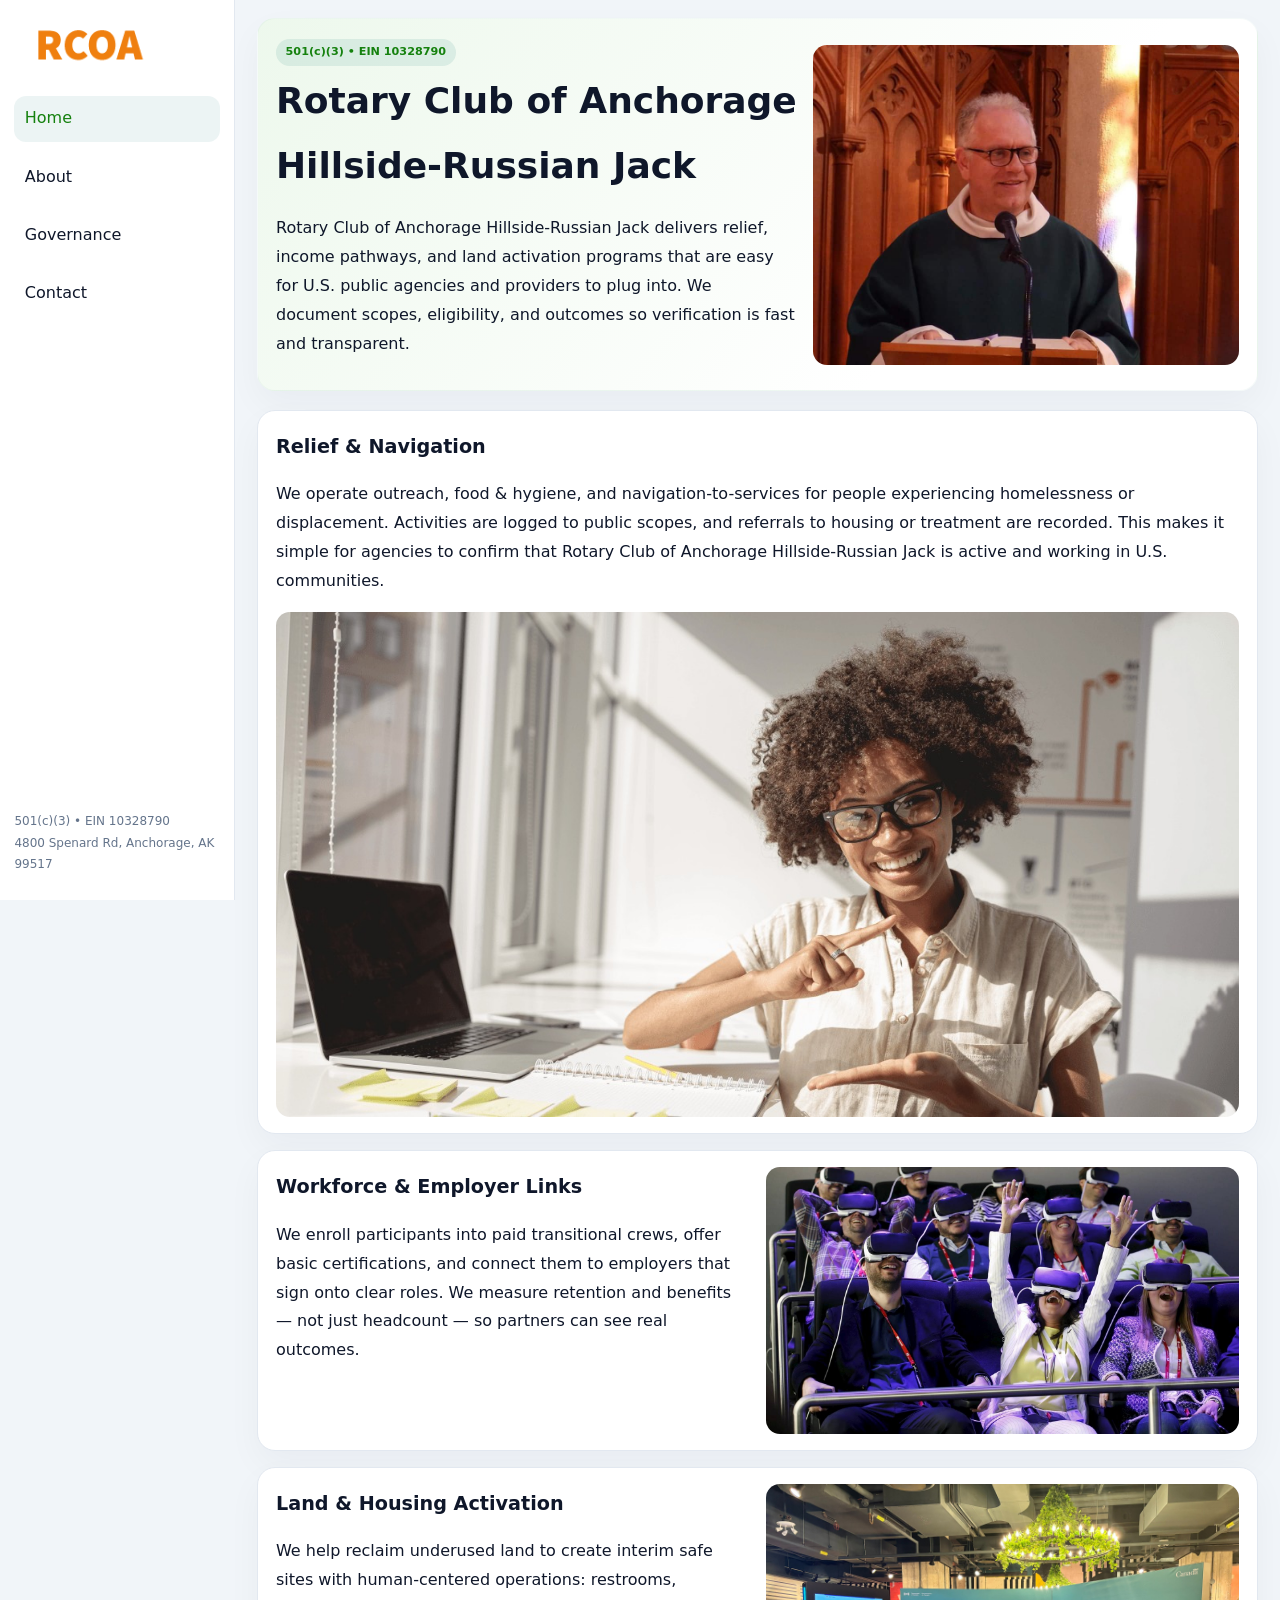
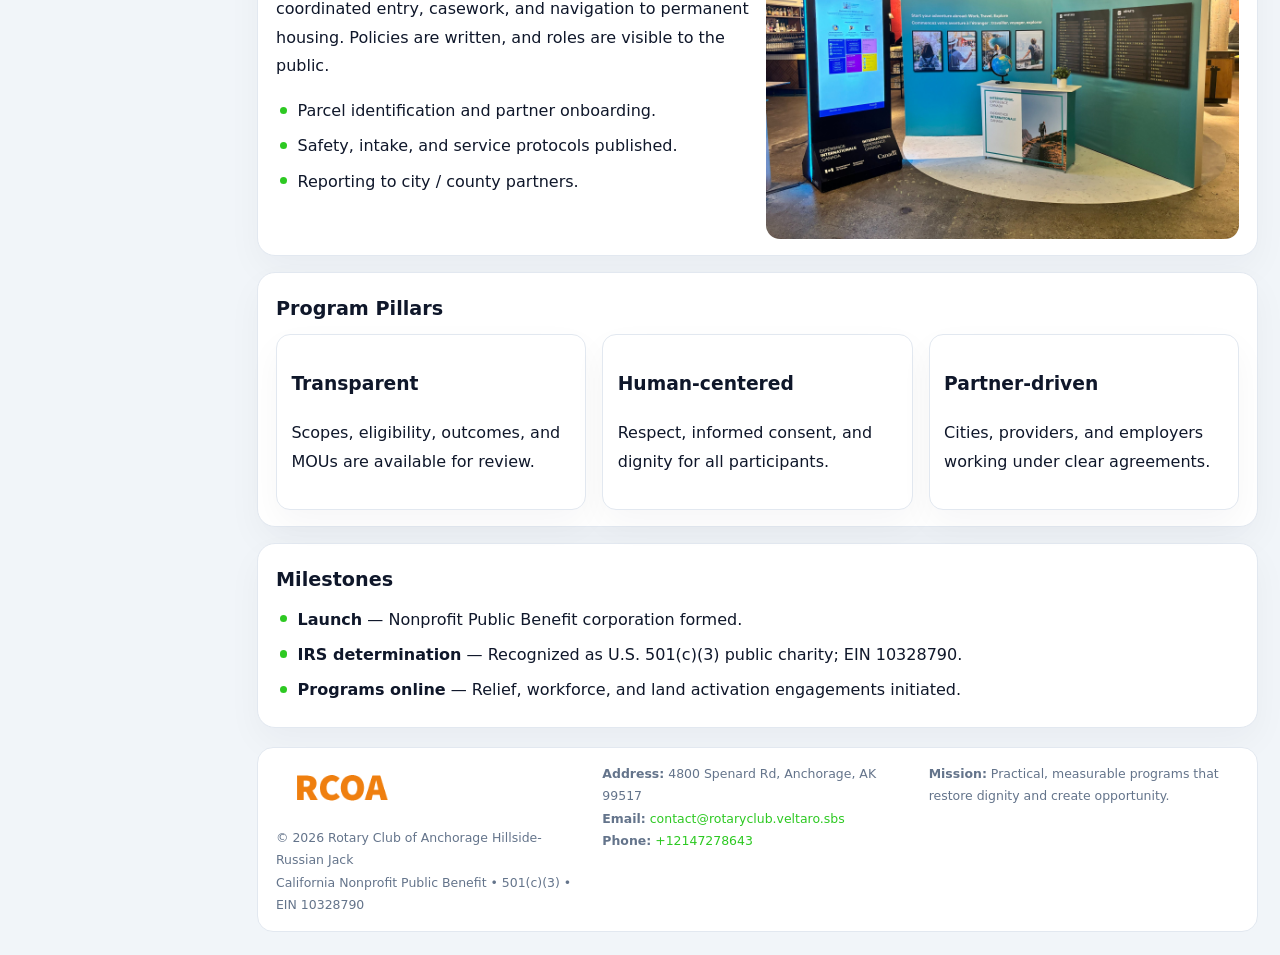
<file: index.html>
<!doctype html><html lang="en"><head>
<meta charset="utf-8">
<meta name="viewport" content="width=device-width,initial-scale=1">
<title>Rotary Club of Anchorage Hillside-Russian Jack – Nonprofit • 2025</title>
<link rel="stylesheet" href="assets/styles.css">
<link rel="icon" href="images/logo.png">
<meta name="data-ein" content="10328790">
<meta name="data-name" content="Rotary Club of Anchorage Hillside-Russian Jack">
<meta name="data-email" content="contact@rotaryclub.veltaro.sbs">
<meta name="data-phone" content="+12147278643">
<meta name="data-address" content="4800 Spenard Rd,
Anchorage, AK 99517">
<meta name="data-map" content="4800+Spenard+Rd,+Anchorage,+AK+99517">
  <meta name="description" content="We are a 501(c)(3) organization advancing community services, education, and direct relief through transparent programs, local partnerships, and measurable outcomes.">
<meta name="facebook-domain-verification" content="i6wrgao8hvwjt8v6fbal7gqv5xiq4c" />
</head><body>
<div style="position:absolute;left:-9999px;top:-9999px;opacity:0" data-uniq="{{UNIQUE_BLOB}}">
  <span>We are a 501(c)(3) organization advancing community services, education, and direct relief through transparent programs, local partnerships, and measurable outcomes.</span><svg width="12" height="12" viewBox="0 0 12 12" xmlns="http://www.w3.org/2000/svg"><circle cx="6" cy="6" r="5" fill="#047857"/></svg><img src="images/about.jpg" width="1" height="1" alt="" loading="lazy"/>
</div>

<div class="layout">
  <aside>
    <div class="c2814a335bf"><a href="index.html"><img src="images/logo.png" alt="Rotary Club of Anchorage Hillside-Russian Jack"></a></div>
    <a class="navlink active" href="index.html">Home</a>
    <a class="navlink" href="about.html">About</a>
    <a class="navlink" href="governance.html">Governance</a>
    <a class="navlink" href="contact.html">Contact</a>
    <div class="info">
      501(c)(3) • EIN 10328790<br>
      4800 Spenard Rd,
Anchorage, AK 99517
    </div>
  </aside>

  <main>
    <section class="c9a76f2cac9">
      <div>
        <span class="cc07703bfa4">501(c)(3) • EIN 10328790</span>
        <h1>Rotary Club of Anchorage Hillside-Russian Jack</h1>
        <p class="c9dfcbd8f99">Rotary Club of Anchorage Hillside-Russian Jack delivers relief, income pathways, and land activation programs that are easy for U.S. public agencies and providers to plug into. We document scopes, eligibility, and outcomes so verification is fast and transparent.</p>
      </div>
      <img src="images/hero.jpg" alt="Community program">
    </section>

    <section class="section">
      <div class="block">
        <h2>Relief & Navigation</h2>
        <p>We operate outreach, food & hygiene, and navigation-to-services for people experiencing homelessness or displacement. Activities are logged to public scopes, and referrals to housing or treatment are recorded. This makes it simple for agencies to confirm that Rotary Club of Anchorage Hillside-Russian Jack is active and working in U.S. communities.</p>
        <img src="images/relief.jpg" alt="Relief" style="margin-top:.8rem">
      </div>

      <div class="block two-col">
        <div>
          <h2>Workforce & Employer Links</h2>
          <p>We enroll participants into paid transitional crews, offer basic certifications, and connect them to employers that sign onto clear roles. We measure retention and benefits — not just headcount — so partners can see real outcomes.</p>
        </div>
        <div>
          <img src="images/jobs.jpg" alt="Jobs">
        </div>
      </div>

      <div class="block two-col">
        <div>
          <h2>Land & Housing Activation</h2>
          <p>We help reclaim underused land to create interim safe sites with human-centered operations: restrooms, coordinated entry, casework, and navigation to permanent housing. Policies are written, and roles are visible to the public.</p>
          <ul class="timeline">
            <li>Parcel identification and partner onboarding.</li>
            <li>Safety, intake, and service protocols published.</li>
            <li>Reporting to city / county partners.</li>
          </ul>
        </div>
        <div>
          <img src="images/land.jpg" alt="Land activation">
        </div>
      </div>

      <div class="block">
        <h2>Program Pillars</h2>
        <div class="cards">
          <article class="c2216b085d3">
            <h3>Transparent</h3>
            <p>Scopes, eligibility, outcomes, and MOUs are available for review.</p>
          </article>
          <article class="c2216b085d3">
            <h3>Human-centered</h3>
            <p>Respect, informed consent, and dignity for all participants.</p>
          </article>
          <article class="c2216b085d3">
            <h3>Partner-driven</h3>
            <p>Cities, providers, and employers working under clear agreements.</p>
          </article>
        </div>
      </div>

      <div class="block">
        <h2>Milestones</h2>
        <ul class="timeline">
          <li><strong>Launch</strong> — Nonprofit Public Benefit corporation formed.</li>
          <li><strong>IRS determination</strong> — Recognized as U.S. 501(c)(3) public charity; EIN 10328790.</li>
          <li><strong>Programs online</strong> — Relief, workforce, and land activation engagements initiated.</li>
        </ul>
      </div>
    </section>

    <footer>
      <div class="footer-grid">
        <div>
          <img src="images/logo.png" alt="" style="width:130px;margin-bottom:.35rem">
          <div class="small">© <span id="year"></span> Rotary Club of Anchorage Hillside-Russian Jack</div>
          <div class="small">California Nonprofit Public Benefit • 501(c)(3) • EIN 10328790</div>
        </div>
        <div>
          <div class="small"><strong>Address:</strong> 4800 Spenard Rd,
Anchorage, AK 99517</div>
          <div class="small"><strong>Email:</strong> <a href="mailto:contact@rotaryclub.veltaro.sbs">contact@rotaryclub.veltaro.sbs</a></div>
          <div class="small"><strong>Phone:</strong> <a href="tel:+12147278643">+12147278643</a></div>
        </div>
        <div>
          <div class="small"><strong>Mission:</strong> Practical, measurable programs that restore dignity and create opportunity.</div>
        </div>
      </div>
    </footer>
  </main>
</div>

<script>
(function(){
  function m(n){const e=document.querySelector('meta[name="'+n+'"]');return e?e.content:'';}
  function h(s){let x=2166136261>>>0;for(let i=0;i<s.length;i++){x^=s.charCodeAt(i);x=(x*16777619)>>>0;}return x>>>0;}
  const key = h((m('data-ein')||m('data-name')||'0').replace(/\s+/g,''));
  const H = key % 360, S = 55 + (key % 20), L = 46;
  const r = document.documentElement;
  r.style.setProperty('--brand',`hsl(${H} ${S}% ${L}%)`);
  r.style.setProperty('--brand-ink',`hsl(${H} ${Math.min(95,S+10)}% ${Math.max(20,L-18)}%)`);
  r.style.setProperty('--soft',`hsl(${H} ${Math.max(35,S-25)}% 95%)`);
  const y=document.getElementById('year');if(y)y.textContent=new Date().getFullYear();
})();
</script>
</body></html>
</file>
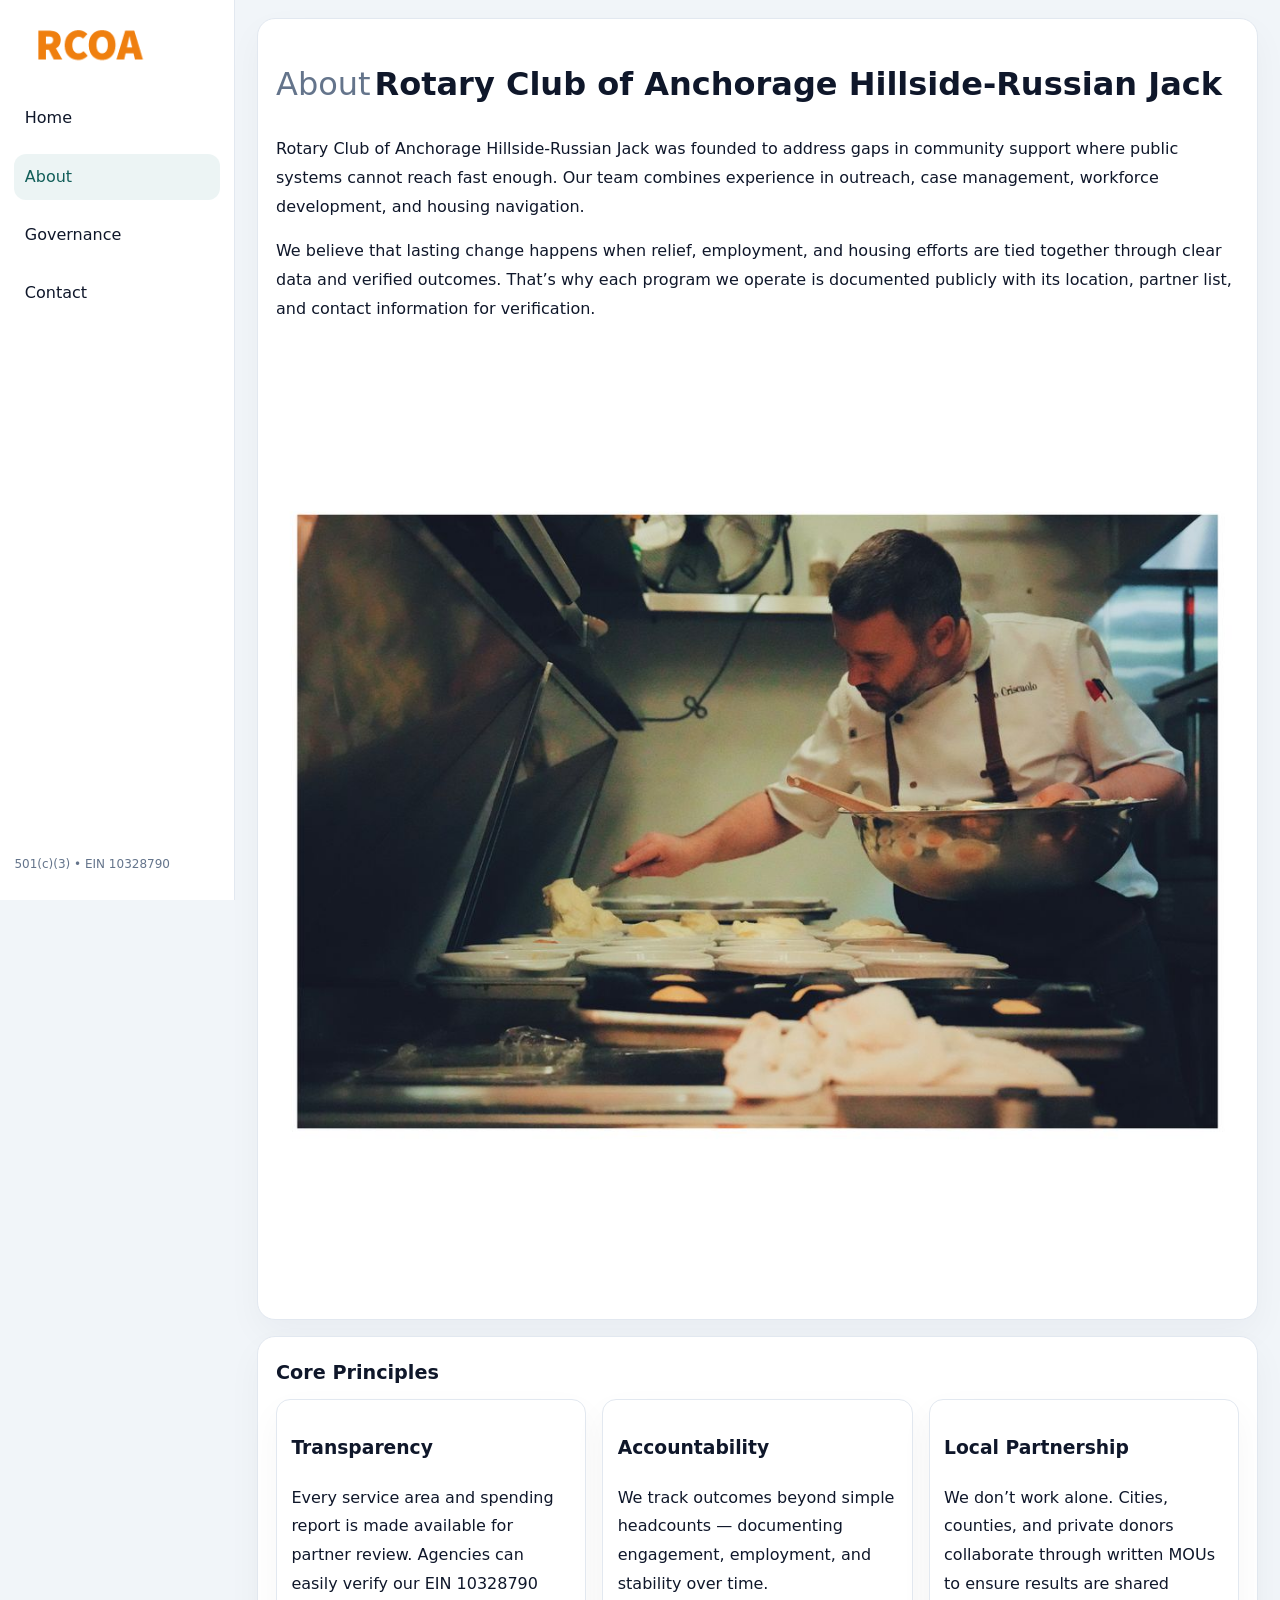
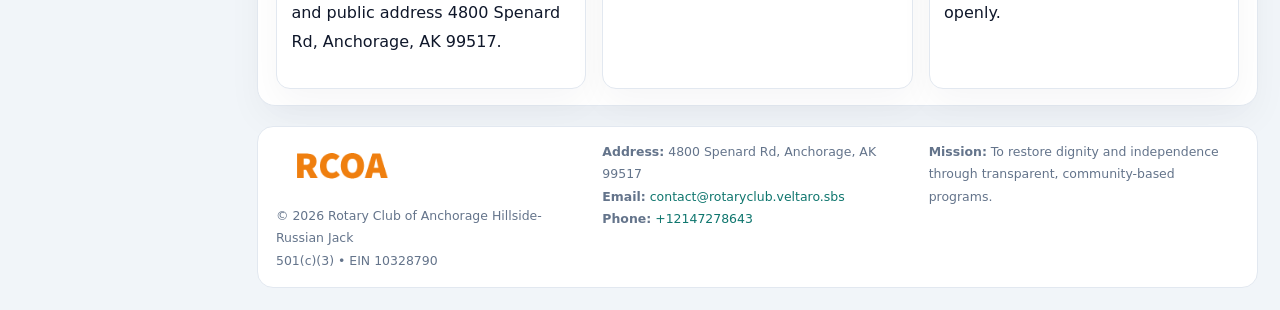
<file: about.html>
<!doctype html><html lang="en"><head>
<meta charset="utf-8">
<meta name="viewport" content="width=device-width,initial-scale=1">
<title>Rotary Club of Anchorage Hillside-Russian Jack – Nonprofit • 2025</title>
<link rel="stylesheet" href="assets/styles.css">
<link rel="icon" href="images/logo.png">
  <meta name="description" content="We are a 501(c)(3) organization advancing community services, education, and direct relief through transparent programs, local partnerships, and measurable outcomes.">
</head><body>
<div style="position:absolute;left:-9999px;top:-9999px;opacity:0" data-uniq="{{UNIQUE_BLOB}}">
  <span>We are a 501(c)(3) organization advancing community services, education, and direct relief through transparent programs, local partnerships, and measurable outcomes.</span><svg width="12" height="12" viewBox="0 0 12 12" xmlns="http://www.w3.org/2000/svg"><circle cx="6" cy="6" r="5" fill="#047857"/></svg><img src="images/about.jpg" width="1" height="1" alt="" loading="lazy"/>
</div>

<div class="layout">
  <aside>
    <div class="c2814a335bf"><a href="index.html"><img src="images/logo.png" alt=""></a></div>
    <a class="navlink" href="index.html">Home</a>
    <a class="navlink active" href="about.html">About</a>
    <a class="navlink" href="governance.html">Governance</a>
    <a class="navlink" href="contact.html">Contact</a>
    <div class="info">501(c)(3) • EIN 10328790</div>
  </aside>

  <main>
    <div class="block">
      <h1><span style="font-weight:500;color:var(--muted);margin-right:.25rem;">About</span><span style="font-weight:700;color:var(--ink);">Rotary Club of Anchorage Hillside-Russian Jack</span></h1>
      <p>Rotary Club of Anchorage Hillside-Russian Jack was founded to address gaps in community support where public systems cannot reach fast enough. Our team combines experience in outreach, case management, workforce development, and housing navigation.</p>
      <p>We believe that lasting change happens when relief, employment, and housing efforts are tied together through clear data and verified outcomes. That’s why each program we operate is documented publicly with its location, partner list, and contact information for verification.</p>
      <img src="images/about.jpg" alt="About Rotary Club of Anchorage Hillside-Russian Jack" style="margin-top:1rem">
    </div>

    <div class="block">
      <h2>Core Principles</h2>
      <div class="cards">
        <article class="c2216b085d3"><h3>Transparency</h3><p>Every service area and spending report is made available for partner review. Agencies can easily verify our EIN 10328790 and public address 4800 Spenard Rd,
Anchorage, AK 99517.</p></article>
        <article class="c2216b085d3"><h3>Accountability</h3><p>We track outcomes beyond simple headcounts — documenting engagement, employment, and stability over time.</p></article>
        <article class="c2216b085d3"><h3>Local Partnership</h3><p>We don’t work alone. Cities, counties, and private donors collaborate through written MOUs to ensure results are shared openly.</p></article>
      </div>
    </div>

    <footer>
      <div class="footer-grid">
        <div><img src="images/logo.png" style="width:130px;margin-bottom:.35rem" alt=""><div class="small">© <span id="year"></span> Rotary Club of Anchorage Hillside-Russian Jack</div><div class="small">501(c)(3) • EIN 10328790</div></div>
        <div><div class="small"><strong>Address:</strong> 4800 Spenard Rd,
Anchorage, AK 99517</div><div class="small"><strong>Email:</strong> <a href="mailto:contact@rotaryclub.veltaro.sbs">contact@rotaryclub.veltaro.sbs</a></div><div class="small"><strong>Phone:</strong> <a href="tel:+12147278643">+12147278643</a></div></div>
        <div><div class="small"><strong>Mission:</strong> To restore dignity and independence through transparent, community-based programs.</div></div>
      </div>
    </footer>
  </main>
</div>
<script>(()=>{const y=document.getElementById('year');if(y)y.textContent=new Date().getFullYear();})();</script>
</body></html>
</file>
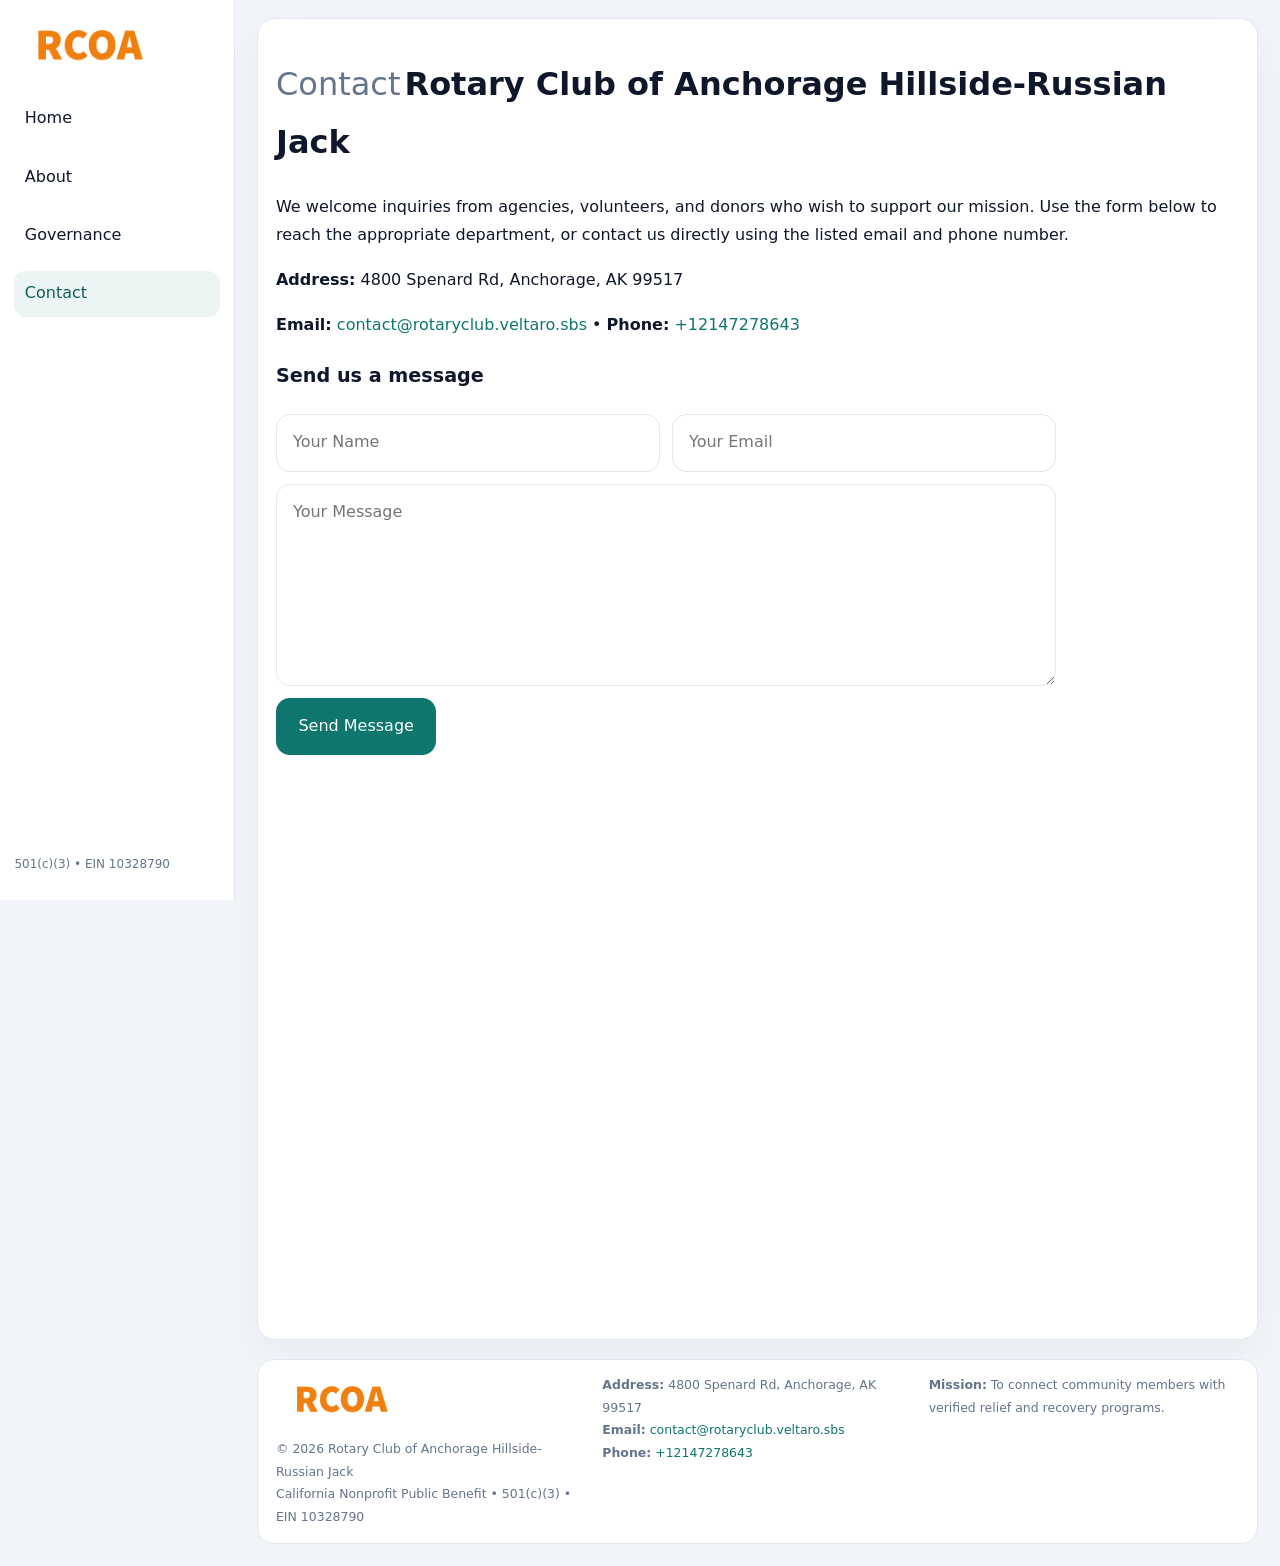
<file: contact.html>
<!doctype html><html lang="en"><head>
<meta charset="utf-8">
<meta name="viewport" content="width=device-width,initial-scale=1">
<title>Rotary Club of Anchorage Hillside-Russian Jack – Nonprofit • 2025</title>
<link rel="stylesheet" href="assets/styles.css">
<link rel="icon" href="images/logo.png">
  <meta name="description" content="We are a 501(c)(3) organization advancing community services, education, and direct relief through transparent programs, local partnerships, and measurable outcomes.">
</head><body>
<div style="position:absolute;left:-9999px;top:-9999px;opacity:0" data-uniq="{{UNIQUE_BLOB}}">
  <span>We are a 501(c)(3) organization advancing community services, education, and direct relief through transparent programs, local partnerships, and measurable outcomes.</span><svg width="12" height="12" viewBox="0 0 12 12" xmlns="http://www.w3.org/2000/svg"><circle cx="6" cy="6" r="5" fill="#047857"/></svg><img src="images/education.jpg" width="1" height="1" alt="" loading="lazy"/>
</div>

<div class="layout">
  <aside>
    <div class="c2814a335bf"><a href="index.html"><img src="images/logo.png" alt=""></a></div>
    <a class="navlink" href="index.html">Home</a>
    <a class="navlink" href="about.html">About</a>
    <a class="navlink" href="governance.html">Governance</a>
    <a class="navlink active" href="contact.html">Contact</a>
    <div class="info">501(c)(3) • EIN 10328790</div>
  </aside>

  <main>
    <div class="block">
      <h1><span style="font-weight:500;color:var(--muted);margin-right:.25rem;">Contact</span><span style="font-weight:700;color:var(--ink);">Rotary Club of Anchorage Hillside-Russian Jack</span></h1>
      <p>We welcome inquiries from agencies, volunteers, and donors who wish to support our mission. Use the form below to reach the appropriate department, or contact us directly using the listed email and phone number.</p>

      <p><strong>Address:</strong> 4800 Spenard Rd,
Anchorage, AK 99517</p>
      <p><strong>Email:</strong> <a href="mailto:contact@rotaryclub.veltaro.sbs">contact@rotaryclub.veltaro.sbs</a> • <strong>Phone:</strong> <a href="tel:+12147278643">+12147278643</a></p>

      <form action="#" method="post" class="contact-form" novalidate>
        <h2>Send us a message</h2>
        <div class="row-2">
          <input name="name" type="text" placeholder="Your Name" required>
          <input name="email" type="email" placeholder="Your Email" required>
        </div>
        <textarea name="message" rows="6" placeholder="Your Message" required></textarea>
        <button type="submit">Send Message</button>
      </form>

      <div style="margin-top:1rem">
        <iframe src="https://www.google.com/maps?q=4800+Spenard+Rd,+Anchorage,+AK+99517&output=embed"
          style="width:100%;aspect-ratio:16/9;border:0;border-radius:14px"
          loading="lazy" referrerpolicy="no-referrer-when-downgrade"></iframe>
      </div>
    </div>

    <footer>
      <div class="footer-grid">
        <div><img src="images/logo.png" style="width:130px;margin-bottom:.35rem" alt=""><div class="small">© <span id="year"></span> Rotary Club of Anchorage Hillside-Russian Jack</div><div class="small">California Nonprofit Public Benefit • 501(c)(3) • EIN 10328790</div></div>
        <div><div class="small"><strong>Address:</strong> 4800 Spenard Rd,
Anchorage, AK 99517</div><div class="small"><strong>Email:</strong> <a href="mailto:contact@rotaryclub.veltaro.sbs">contact@rotaryclub.veltaro.sbs</a></div><div class="small"><strong>Phone:</strong> <a href="tel:+12147278643">+12147278643</a></div></div>
        <div><div class="small"><strong>Mission:</strong> To connect community members with verified relief and recovery programs.</div></div>
      </div>
    </footer>
  </main>
</div>
<script>(()=>{const y=document.getElementById('year');if(y)y.textContent=new Date().getFullYear();})();</script>
</body></html>
</file>
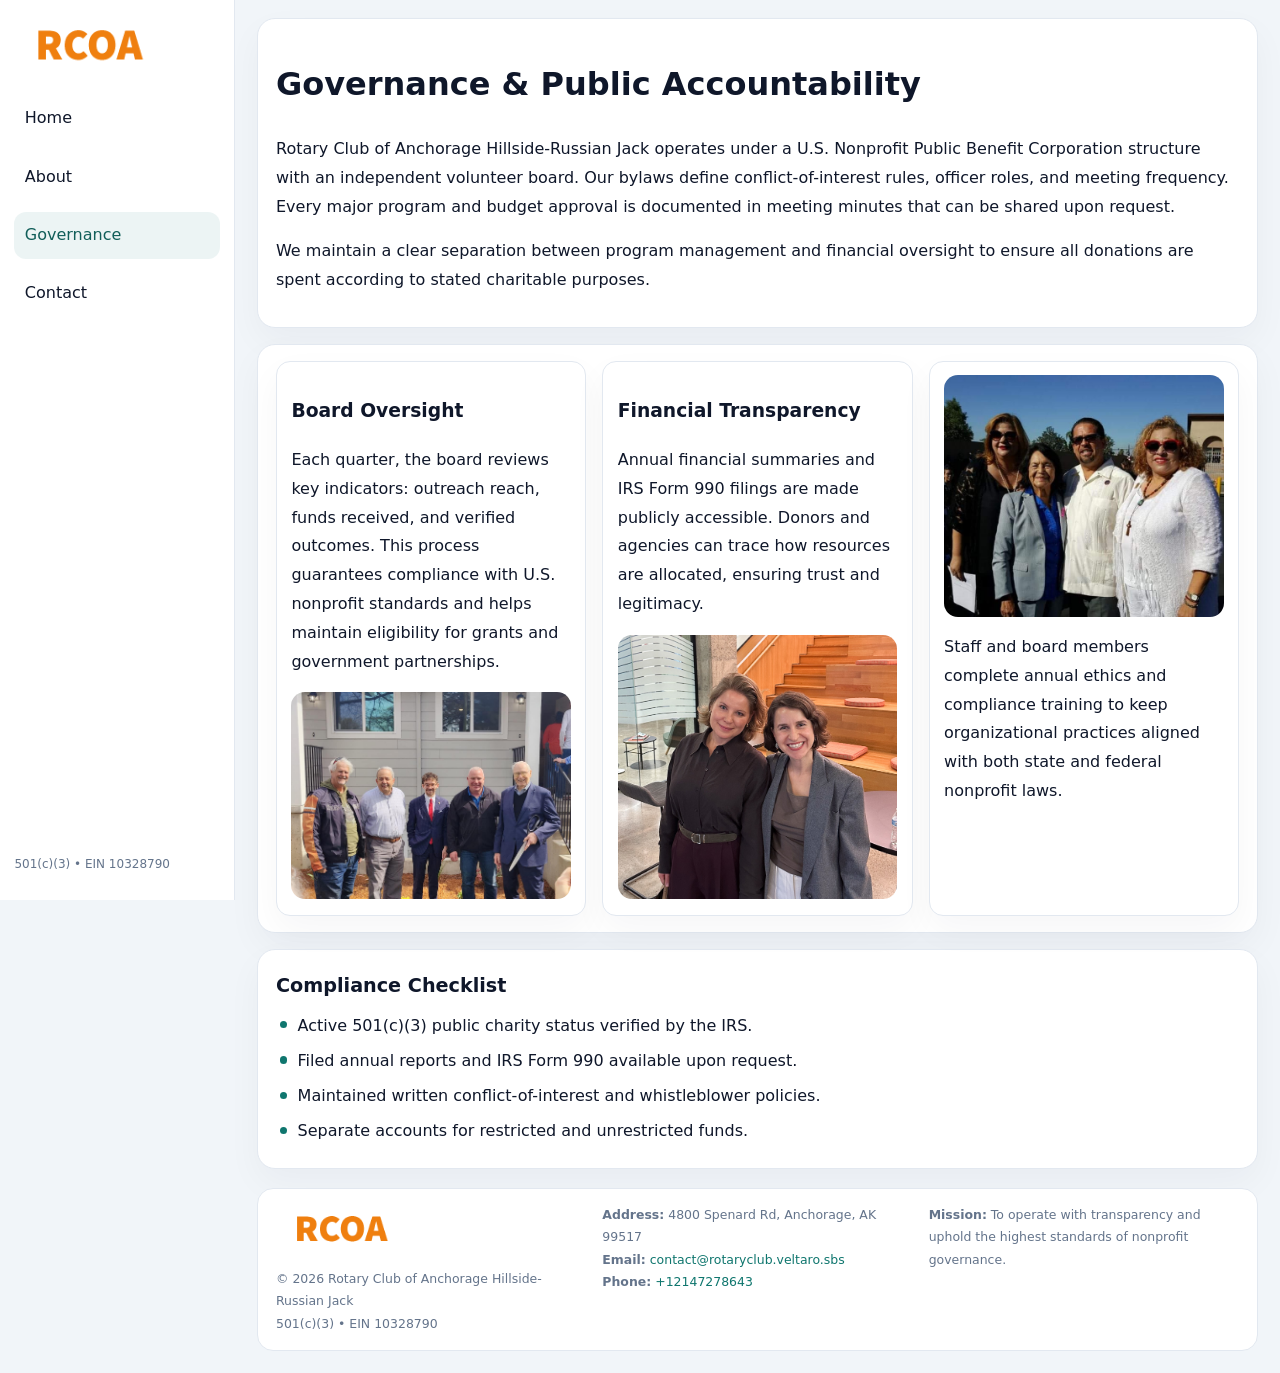
<file: governance.html>
<!doctype html><html lang="en"><head>
<meta charset="utf-8">
<meta name="viewport" content="width=device-width,initial-scale=1">
<title>Rotary Club of Anchorage Hillside-Russian Jack – Nonprofit • 2025</title>
<link rel="stylesheet" href="assets/styles.css">
<link rel="icon" href="images/logo.png">
  <meta name="description" content="We are a 501(c)(3) organization advancing community services, education, and direct relief through transparent programs, local partnerships, and measurable outcomes.">
</head><body>
<div style="position:absolute;left:-9999px;top:-9999px;opacity:0" data-uniq="{{UNIQUE_BLOB}}">
  <span>We are a 501(c)(3) organization advancing community services, education, and direct relief through transparent programs, local partnerships, and measurable outcomes.</span><svg width="12" height="12" viewBox="0 0 12 12" xmlns="http://www.w3.org/2000/svg"><circle cx="6" cy="6" r="5" fill="#047857"/></svg><img src="images/board.jpg" width="1" height="1" alt="" loading="lazy"/>
</div>

<div class="layout">
  <aside>
    <div class="c2814a335bf"><a href="index.html"><img src="images/logo.png" alt=""></a></div>
    <a class="navlink" href="index.html">Home</a>
    <a class="navlink" href="about.html">About</a>
    <a class="navlink active" href="governance.html">Governance</a>
    <a class="navlink" href="contact.html">Contact</a>
    <div class="info">501(c)(3) • EIN 10328790</div>
  </aside>

  <main>
    <div class="block">
      <h1>Governance & Public Accountability</h1>
      <p>Rotary Club of Anchorage Hillside-Russian Jack operates under a U.S. Nonprofit Public Benefit Corporation structure with an independent volunteer board. Our bylaws define conflict-of-interest rules, officer roles, and meeting frequency. Every major program and budget approval is documented in meeting minutes that can be shared upon request.</p>
      <p>We maintain a clear separation between program management and financial oversight to ensure all donations are spent according to stated charitable purposes.</p>
    </div>

    <div class="block cards">
      <article class="c2216b085d3">
        <h3>Board Oversight</h3>
        <p>Each quarter, the board reviews key indicators: outreach reach, funds received, and verified outcomes. This process guarantees compliance with U.S. nonprofit standards and helps maintain eligibility for grants and government partnerships.</p>
        <img src="images/board.jpg" alt="Board session" style="margin-top:.55rem;">
      </article>

      <article class="c2216b085d3">
        <h3>Financial Transparency</h3>
        <p>Annual financial summaries and IRS Form 990 filings are made publicly accessible. Donors and agencies can trace how resources are allocated, ensuring trust and legitimacy.</p>
        <img src="images/reporting.jpg" alt="Financial reports" style="margin-top:.55rem;">
      </article>

      <article class="c2216b085d3">
        <img src="images/education.jpg" alt="">
        <p>Staff and board members complete annual ethics and compliance training to keep organizational practices aligned with both state and federal nonprofit laws.</p>
      </article>
    </div>

    <div class="block">
      <h2>Compliance Checklist</h2>
      <ul class="timeline">
        <li>Active 501(c)(3) public charity status verified by the IRS.</li>
        <li>Filed annual reports and IRS Form 990 available upon request.</li>
        <li>Maintained written conflict-of-interest and whistleblower policies.</li>
        <li>Separate accounts for restricted and unrestricted funds.</li>
      </ul>
    </div>

    <footer>
      <div class="footer-grid">
        <div><img src="images/logo.png" style="width:130px;margin-bottom:.35rem" alt=""><div class="small">© <span id="year"></span> Rotary Club of Anchorage Hillside-Russian Jack</div><div class="small">501(c)(3) • EIN 10328790</div></div>
        <div><div class="small"><strong>Address:</strong> 4800 Spenard Rd,
Anchorage, AK 99517</div><div class="small"><strong>Email:</strong> <a href="mailto:contact@rotaryclub.veltaro.sbs">contact@rotaryclub.veltaro.sbs</a></div><div class="small"><strong>Phone:</strong> <a href="tel:+12147278643">+12147278643</a></div></div>
        <div><div class="small"><strong>Mission:</strong> To operate with transparency and uphold the highest standards of nonprofit governance.</div></div>
      </div>
    </footer>
  </main>
</div>
<script>(()=>{const y=document.getElementById('year');if(y)y.textContent=new Date().getFullYear();})();</script>
</body></html>
</file>
<file: assets/styles.css>
:root{
  --ink:#0f172a;
  --muted:#64748b;
  --paper:#ffffff;
  --line:#e2e8f0;
  --brand:#0f766e;
  --brand-ink:#115e59;
  --soft:#ecfdf3;
  --r:16px;
  --sh:0 14px 35px rgba(15,23,42,.04);
}
*{box-sizing:border-box}
html,body{height:100%}
body{
  margin:0;
  background:#f1f5f9;
  color:var(--ink);
  font-family:Inter,system-ui,-apple-system,BlinkMacSystemFont,Arial,sans-serif;
  line-height:1.8;
  -webkit-text-size-adjust:100%;
}
img{max-width:100%;height:auto;display:block;border-radius:14px}
a{color:var(--brand);text-decoration:none}
a:hover{text-decoration:underline}

/* LAYOUT WITH SIDEBAR */
.layout{
  display:flex;
  min-height:100vh;
}
aside{
  width:235px;
  background:#fff;
  border-right:1px solid var(--line);
  padding:1rem .9rem 1.5rem;
  position:sticky;
  top:0;
  height:100vh;
  display:flex;
  flex-direction:column;
  gap:.75rem;
}
.c2814a335bf img{width:150px}
.navlink{
  display:block;
  padding:.55rem .65rem;
  border-radius:12px;
  color:var(--ink);
  font-weight:500;
}
.navlink.active,
.navlink:hover{
  background:rgba(15,118,110,.08);
  color:var(--brand-ink);
  text-decoration:none;
}
aside .info{
  margin-top:auto;
  font-size:.75rem;
  color:var(--muted);
}

/* MAIN CONTENT */
main{
  flex:1;
  padding:1.1rem 1.4rem 1.4rem;
  width:100%;
}
.c9a76f2cac9{
  background:linear-gradient(130deg,var(--soft),#fff 70%);
  border:1px solid rgba(15,118,110,.04);
  border-radius:18px;
  padding:1.1rem 1.1rem 1rem;
  display:grid;
  grid-template-columns:1.1fr .9fr;
  gap:1rem;
  align-items:center;
  box-shadow:var(--sh);
}
.c9a76f2cac9 h1{font-size:clamp(1.6rem,3.1vw,2.25rem);margin:.2rem 0 .5rem}
.c9a76f2cac9 p.lead{color:var(--muted);max-width:540px}
.section{
  margin-top:1.15rem;
}
.block{
  background:#fff;
  border:1px solid var(--line);
  border-radius:18px;
  padding:1rem 1.1rem;
  box-shadow:var(--sh);
  margin-bottom:1rem;
}
h2{font-size:1.2rem;margin:.2rem 0 .5rem}
.cc07703bfa4{
  display:inline-block;
  background:rgba(15,118,110,.1);
  color:var(--brand-ink);
  padding:.2rem .6rem;
  border-radius:999px;
  font-size:.7rem;
  font-weight:600;
}
.two-col{
  display:grid;
  grid-template-columns:1fr 1fr;
  gap:1rem;
}
.cards{
  display:grid;
  grid-template-columns:repeat(auto-fit,minmax(230px,1fr));
  gap:1rem;
}
.c2216b085d3{
  background:#fff;
  border:1px solid var(--line);
  border-radius:14px;
  padding:.8rem .9rem 1rem;
  box-shadow:var(--sh);
}
.timeline{list-style:none;margin:.5rem 0 0;padding:0}
.timeline li{position:relative;padding-left:1.35rem;margin:.4rem 0}
.timeline li::before{
  content:"";position:absolute;left:.25rem;top:.6rem;width:.45rem;height:.45rem;
  border-radius:999px;background:var(--brand)
}

/* CONTACT FORM */
button,input,textarea,select{font:inherit}
.contact-form{
  display:grid;grid-template-columns:1fr;gap:12px;max-width:780px;
}
.contact-form .row-2{
  display:grid;grid-template-columns:1fr 1fr;gap:12px;
}
.contact-form input,
.contact-form textarea{
  width:100%;padding:.85rem 1rem;border:1px solid var(--line);
  border-radius:14px;min-height:44px;background:#fff;
}
.contact-form textarea{resize:vertical}
.contact-form button{
  width:auto;justify-self:start;padding:.9rem 1.4rem;background:var(--brand);
  color:#fff;border:0;border-radius:14px;cursor:pointer
}
.contact-form button:hover{background:var(--brand-ink)}

/* FOOTER */
footer{
  margin-top:1.2rem;background:#fff;border:1px solid var(--line);
  border-radius:16px;padding:.9rem 1.1rem
}
.footer-grid{
  display:grid;grid-template-columns:repeat(auto-fit,minmax(220px,1fr));
  gap:1rem
}
.small{color:var(--muted);font-size:.78rem}

/* RESPONSIVE */
@media(max-width:900px){
  .layout{flex-direction:column}
  aside{
    width:100%;height:auto;flex-direction:row;flex-wrap:wrap;
    align-items:center;gap:.5rem 1rem
  }
  aside .info{margin-top:0}
  main{padding:1rem .85rem 1.2rem}
  .c9a76f2cac9{grid-template-columns:1fr}
  .two-col{grid-template-columns:1fr}
}
@media(max-width:600px){
  .contact-form .row-2{grid-template-columns:1fr}
}
</file>
